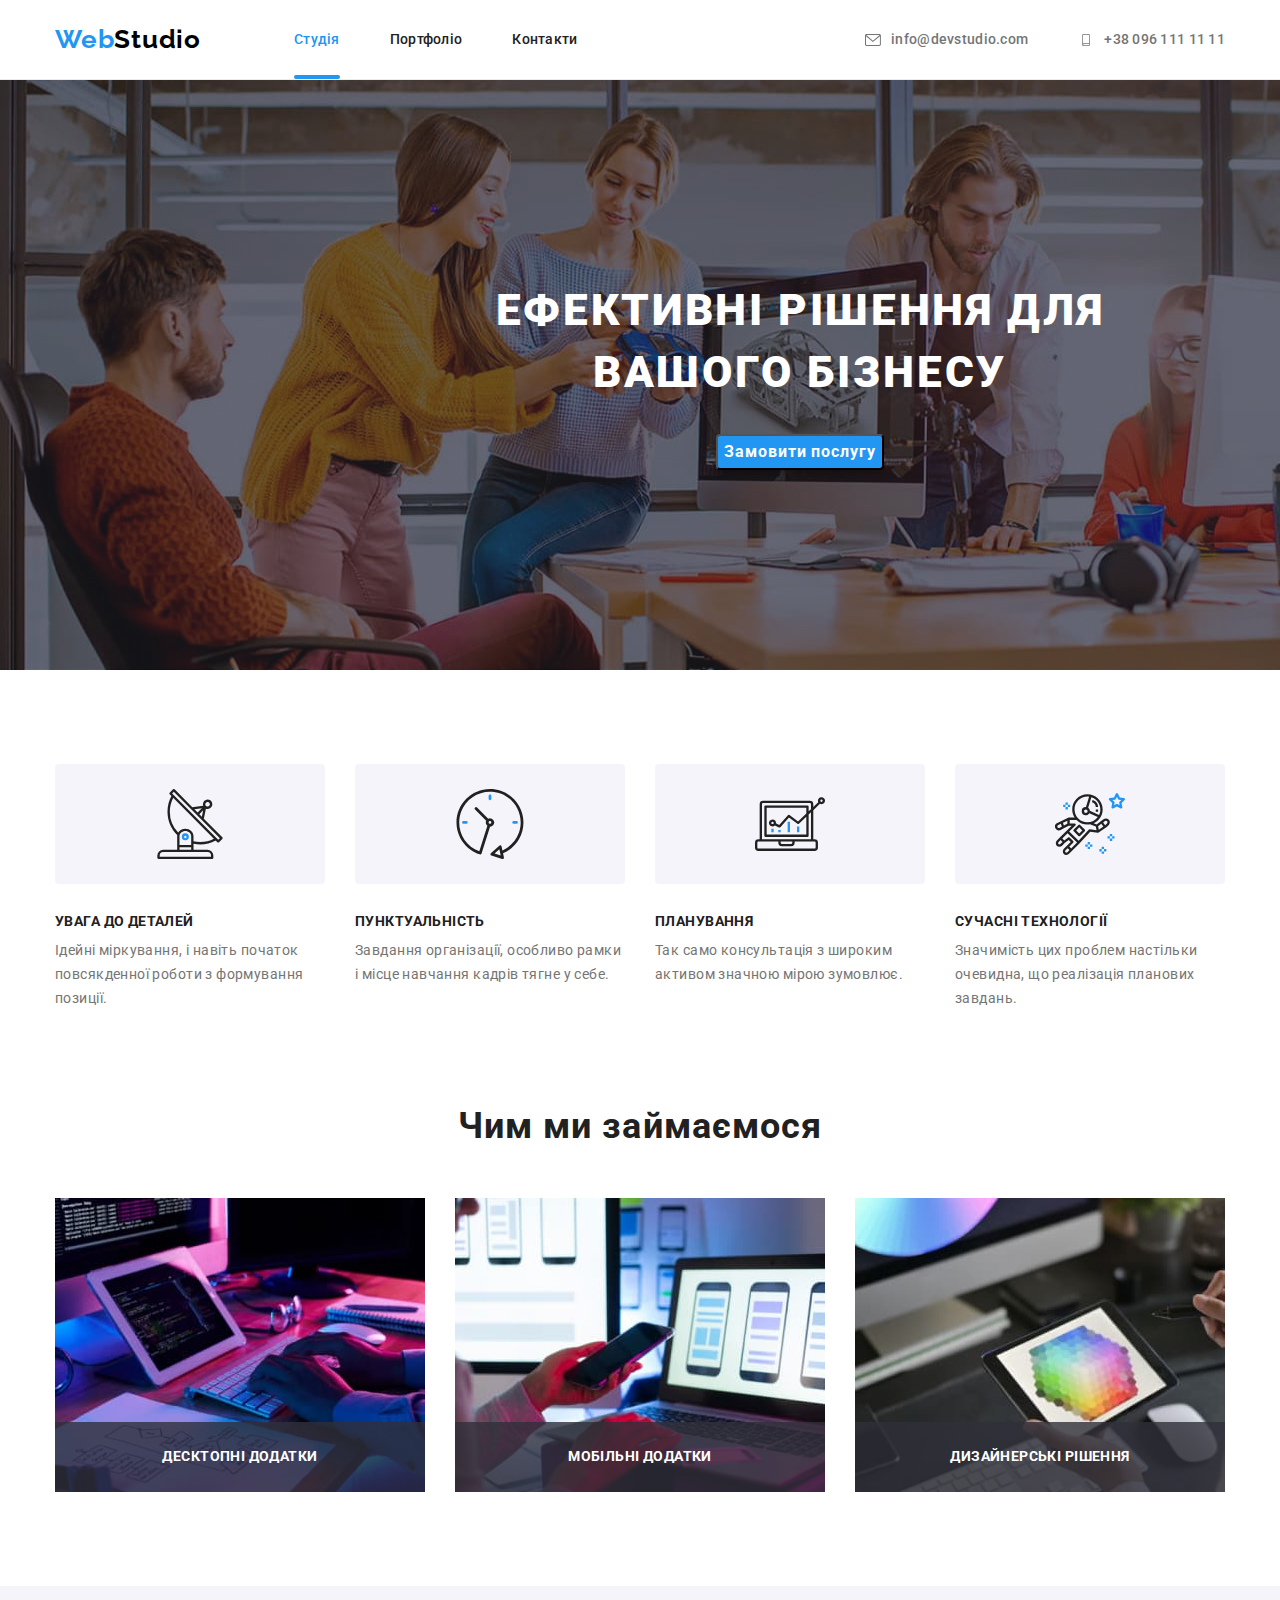
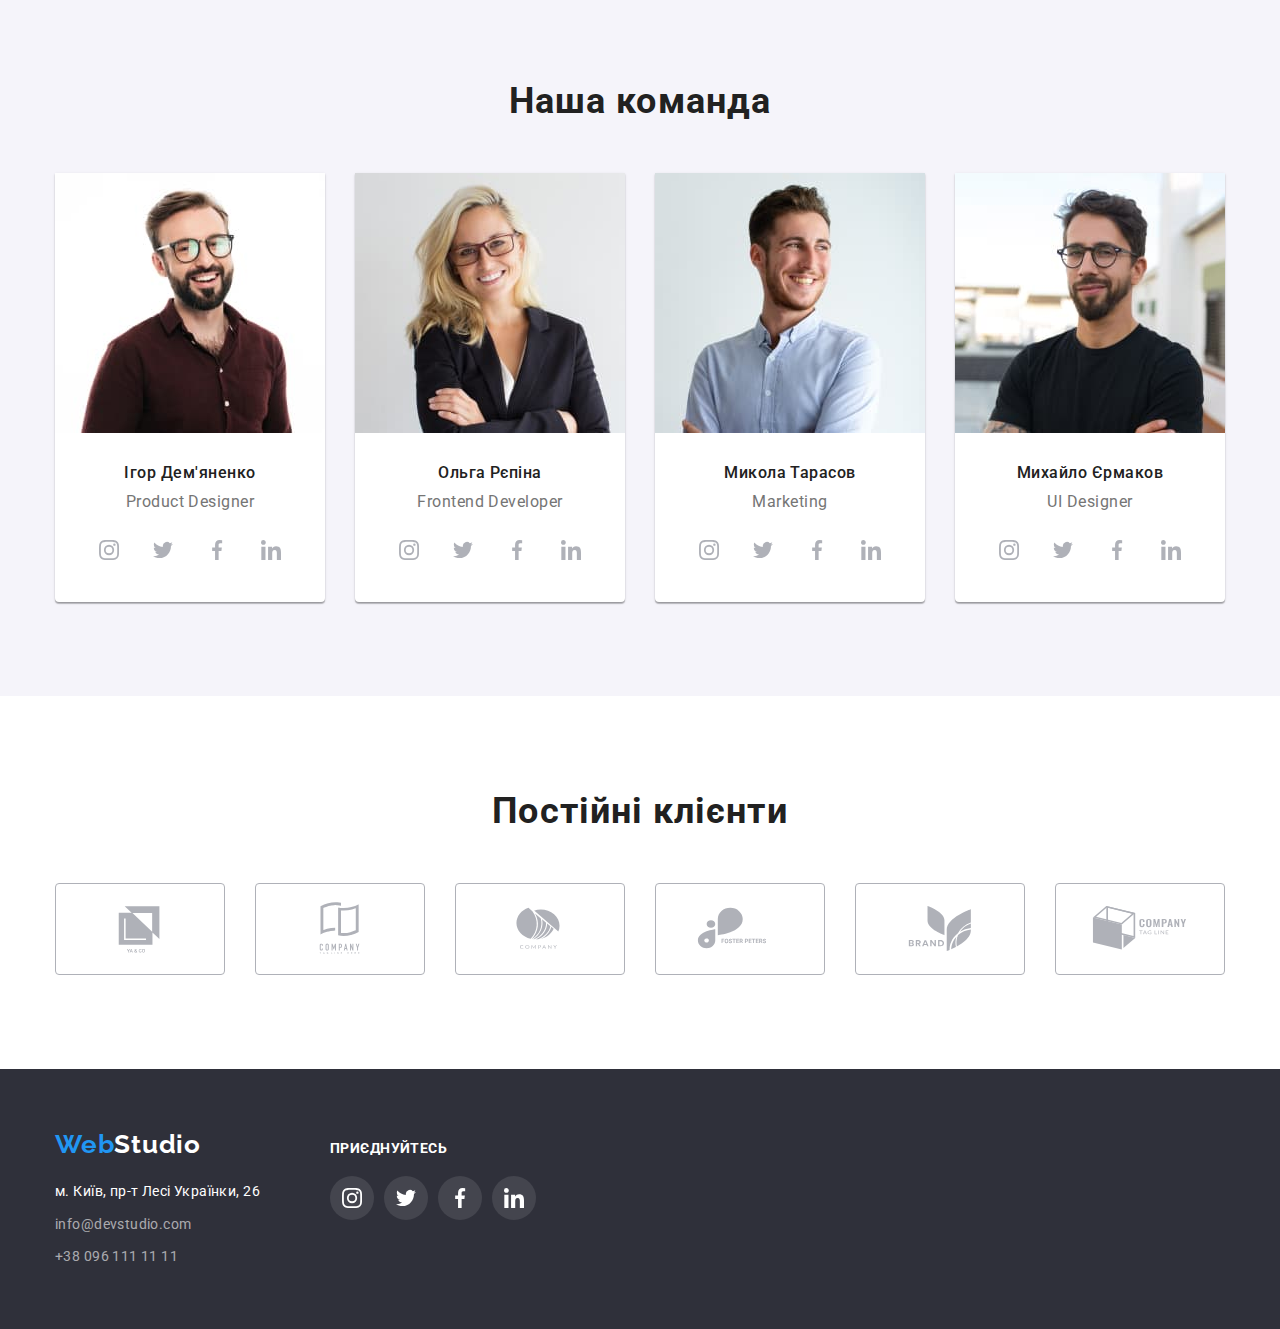
<file: index.html>
<!DOCTYPE html>
<html lang="uk">
  <head>
    <meta charset="UTF-8" />
    <meta http-equiv="X-UA-Compatible" content="IE=edge" />
    <meta name="viewport" content="width=device-width, initial-scale=1.0" />
    <title>Document</title>
    <link
      rel="stylesheet"
      href="https://cdnjs.cloudflare.com/ajax/libs/modern-normalize/1.1.0/modern-normalize.min.css"
    />
    <link rel="stylesheet" href="./css/styles.css" />
    <link rel="preconnect" href="https://fonts.googleapis.com" />
    <link rel="preconnect" href="https://fonts.gstatic.com" crossorigin />
    <link
      href="https://fonts.googleapis.com/css2?family=Raleway:wght@700&family=Roboto:wght@400;500;700;900&display=swap"
      rel="stylesheet"
    />
  </head>
  <body>
    <header class="header">
      <div class="container">
        <nav>
          <a class="logo" href="./index.html"><span class="logo-accent">Web</span>Studio</a>
          <ul class="card-list">
            <li class="header-item">
              <a class="current-link-item link-item" href="./index.html">Студія</a>
            </li>
            <li class="header-item">
              <a class="link-item" href="./portfolio.html">Портфоліо</a>
            </li>
            <li class="header-item">
              <a class="link-item" href="#">Контакти</a>
            </li>
          </ul>
        </nav>
        <ul class="card-list-contact">
          <li>
            <a class="link-contact-item" href="mailto:info@devstudio.com"
              ><svg class="contact-icon" width="16" height="12">
                <use href="./images/icons.svg#icon-envelope"></use></svg
              >info@devstudio.com</a
            >
          </li>
          <li>
            <a class="link-contact-item" href="tel:+380961111111"
              ><svg class="contact-icon" width="16" height="12">
                <use href="./images/icons.svg#icon-smartphone"></use></svg
              >+38 096 111 11 11</a
            >
          </li>
        </ul>
      </div>
    </header>
    <main>
      <section class="section hero">
        <div class="container">
          <h1 class="hero-title">Ефективні рішення для вашого бізнесу</h1>
          <button class="hero-button" data-modal-open type="button">Замовити послугу</button>
        </div>
      </section>
      <section class="section">
        <div class="container">
          <h2 class="visually-hidden">Наші переваги</h2>
          <ul class="card">
            <li class="card-item">
              <div class="box-card-icon">
                <svg class="card-icon" width="70" height="70">
                  <use href="./images/icons.svg#icon-antenna"></use>
                </svg>
              </div>
              <h3 class="subtitle">Увага до деталей</h3>
              <p class="subtitle-paragraph">
                Ідейні міркування, і навіть початок повсякденної роботи з формування позиції.
              </p>
            </li>
            <li class="card-item">
              <div class="box-card-icon">
                <svg class="card-icon" width="70" height="70">
                  <use href="./images/icons.svg#icon-clock"></use>
                </svg>
              </div>
              <h3 class="subtitle">Пунктуальність</h3>
              <p class="subtitle-paragraph">
                Завдання організації, особливо рамки і місце навчання кадрів тягне у себе.
              </p>
            </li>
            <li class="card-item">
              <div class="box-card-icon">
                <svg class="card-icon" width="70" height="70">
                  <use href="./images/icons.svg#icon-diagram"></use>
                </svg>
              </div>
              <h3 class="subtitle">Планування</h3>
              <p class="subtitle-paragraph">
                Так само консультація з широким активом значною мірою зумовлює.
              </p>
            </li>
            <li class="card-item">
              <div class="box-card-icon">
                <svg class="card-icon" width="70" height="70">
                  <use href="./images/icons.svg#icon-astronaut"></use>
                </svg>
              </div>
              <h3 class="subtitle">Сучасні технології</h3>
              <p class="subtitle-paragraph">
                Значимість цих проблем настільки очевидна, що реалізація планових завдань.
              </p>
            </li>
          </ul>
        </div>
      </section>
      <section class="section third">
        <div class="container">
          <h2 class="third-title">Чим ми займаємося</h2>
          <ul class="card-title">
            <li class="card-title-item">
              <img src="./images/img(1).jpg" alt="Написання коду за комп'ютером" width="370" />
              <div class="card-title-name">Десктопні додатки</div>
            </li>
            <li class="card-title-item">
              <img src="./images/img(2).jpg" alt="Розроблення мобільного додатку" width="370" />
              <div class="card-title-name">Мобільні додатки</div>
            </li>
            <li class="card-title-item">
              <img src="./images/img(3).jpg" alt="Коло кольорів" width="370" />
              <div class="card-title-name">Дизайнерські рішення</div>
            </li>
          </ul>
        </div>
      </section>
      <section class="section our-team">
        <div class="container">
          <h2 class="our-team-title">Наша команда</h2>
          <ul class="card-our-team">
            <li class="our-team-item">
              <img src="./images/img(4).jpg" alt="Ігор Дем'яненко" width="270" />
              <div>
                <h3 class="our-team-subtitle">Ігор Дем'яненко</h3>
                <p class="our-team-paragraph">Product Designer</p>
                <ul class="our-team-social-list">
                  <li>
                    <a href="" class="our-team-social-link"
                      ><svg class="our-team-social-icon" width="20" height="20">
                        <use href="./images/icons.svg#icon-instagram"></use></svg
                    ></a>
                  </li>
                  <li>
                    <a href="" class="our-team-social-link"
                      ><svg class="our-team-social-icon" width="20" height="20">
                        <use href="./images/icons.svg#icon-twitter"></use></svg
                    ></a>
                  </li>
                  <li>
                    <a href="" class="our-team-social-link"
                      ><svg class="our-team-social-icon" width="20" height="20">
                        <use href="./images/icons.svg#icon-facebook"></use></svg
                    ></a>
                  </li>
                  <li>
                    <a href="" class="our-team-social-link"
                      ><svg class="our-team-social-icon" width="20" height="20">
                        <use href="./images/icons.svg#icon-linkedin"></use></svg
                    ></a>
                  </li>
                </ul>
              </div>
            </li>
            <li class="our-team-item">
              <img src="./images/img(5).jpg" alt="Ольга Рєпіна" width="270" />
              <div>
                <h3 class="our-team-subtitle">Ольга Рєпіна</h3>
                <p class="our-team-paragraph">Frontend Developer</p>
                <ul class="our-team-social-list">
                  <li>
                    <a href="" class="our-team-social-link"
                      ><svg class="our-team-social-icon" width="20" height="20">
                        <use href="./images/icons.svg#icon-instagram"></use></svg
                    ></a>
                  </li>
                  <li>
                    <a href="" class="our-team-social-link"
                      ><svg class="our-team-social-icon" width="20" height="20">
                        <use href="./images/icons.svg#icon-twitter"></use></svg
                    ></a>
                  </li>
                  <li>
                    <a href="" class="our-team-social-link"
                      ><svg class="our-team-social-icon" width="20" height="20">
                        <use href="./images/icons.svg#icon-facebook"></use></svg
                    ></a>
                  </li>
                  <li>
                    <a href="" class="our-team-social-link"
                      ><svg class="our-team-social-icon" width="20" height="20">
                        <use href="./images/icons.svg#icon-linkedin"></use></svg
                    ></a>
                  </li>
                </ul>
              </div>
            </li>
            <li class="our-team-item">
              <img src="./images/img(6).jpg" alt="Микола Тарасов" width="270" />
              <div>
                <h3 class="our-team-subtitle">Микола Тарасов</h3>
                <p class="our-team-paragraph">Marketing</p>
                <ul class="our-team-social-list">
                  <li>
                    <a href="" class="our-team-social-link"
                      ><svg class="our-team-social-icon" width="20" height="20">
                        <use href="./images/icons.svg#icon-instagram"></use></svg
                    ></a>
                  </li>
                  <li>
                    <a href="" class="our-team-social-link"
                      ><svg class="our-team-social-icon" width="20" height="20">
                        <use href="./images/icons.svg#icon-twitter"></use></svg
                    ></a>
                  </li>
                  <li>
                    <a href="" class="our-team-social-link"
                      ><svg class="our-team-social-icon" width="20" height="20">
                        <use href="./images/icons.svg#icon-facebook"></use></svg
                    ></a>
                  </li>
                  <li>
                    <a href="" class="our-team-social-link"
                      ><svg class="our-team-social-icon" width="20" height="20">
                        <use href="./images/icons.svg#icon-linkedin"></use></svg
                    ></a>
                  </li>
                </ul>
              </div>
            </li>
            <li class="our-team-item">
              <img src="./images/img(7).jpg" alt="Михайло Єрмаков" width="270" />
              <div>
                <h3 class="our-team-subtitle">Михайло Єрмаков</h3>
                <p class="our-team-paragraph">UI Designer</p>
                <ul class="our-team-social-list">
                  <li>
                    <a href="" class="our-team-social-link"
                      ><svg class="our-team-social-icon" width="20" height="20">
                        <use href="./images/icons.svg#icon-instagram"></use></svg
                    ></a>
                  </li>
                  <li>
                    <a href="" class="our-team-social-link"
                      ><svg class="our-team-social-icon" width="20" height="20">
                        <use href="./images/icons.svg#icon-twitter"></use></svg
                    ></a>
                  </li>
                  <li>
                    <a href="" class="our-team-social-link"
                      ><svg class="our-team-social-icon" width="20" height="20">
                        <use href="./images/icons.svg#icon-facebook"></use></svg
                    ></a>
                  </li>
                  <li>
                    <a href="" class="our-team-social-link"
                      ><svg class="our-team-social-icon" width="20" height="20">
                        <use href="./images/icons.svg#icon-linkedin"></use></svg
                    ></a>
                  </li>
                </ul>
              </div>
            </li>
          </ul>
        </div>
      </section>
      <section class="section">
        <div class="container">
          <h2 class="regular-customers-title">Постійні клієнти</h2>
          <ul class="regular-customers-list">
            <li>
              <a href="" class="regular-customers-link"
                ><svg class="regular-customers-icon" width="106" height="60">
                  <use href="./images/icons.svg#icon-yaco"></use>
                </svg>
              </a>
            </li>
            <li>
              <a href="" class="regular-customers-link"
                ><svg class="regular-customers-icon" width="106" height="60">
                  <use href="./images/icons.svg#icon-tagline"></use>
                </svg>
              </a>
            </li>
            <li>
              <a href="" class="regular-customers-link"
                ><svg class="regular-customers-icon" width="106" height="60">
                  <use href="./images/icons.svg#icon-company"></use>
                </svg>
              </a>
            </li>
            <li>
              <a href="" class="regular-customers-link"
                ><svg class="regular-customers-icon" width="106" height="60">
                  <use href="./images/icons.svg#icon-fosterpeters"></use>
                </svg>
              </a>
            </li>
            <li>
              <a href="" class="regular-customers-link"
                ><svg class="regular-customers-icon" width="106" height="60">
                  <use href="./images/icons.svg#icon-brand"></use>
                </svg>
              </a>
            </li>
            <li>
              <a href="" class="regular-customers-link"
                ><svg class="regular-customers-icon" width="106" height="60">
                  <use href="./images/icons.svg#icon-companytagline"></use>
                </svg>
              </a>
            </li>
          </ul>
        </div>
      </section>
    </main>
    <footer class="footer">
      <div class="container footer-box">
        <div>
          <a class="logo-footer" href="./index.html"><span class="logo-accent">Web</span>Studio</a>
          <address class="address">
            <ul class="card-address">
              <li class="card-address-item">
                <a
                  class="link-address"
                  href="https://goo.gl/maps/CPtrU1FHBa2aNyZL9"
                  target="_blank"
                  rel="noopener noreferrer nofollow"
                  >м. Київ, пр-т Лесі Українки, 26</a
                >
              </li>
              <li class="card-address-item">
                <a class="link-contact-address" href="mailto:info@devstudio.com"
                  >info@devstudio.com</a
                >
              </li>
              <li class="card-address-item">
                <a class="link-contact-address" href="tel:+380961111111">+38 096 111 11 11</a>
              </li>
            </ul>
          </address>
        </div>
        <div class="footer-social-box">
          <h2 class="footer-social-title">приєднуйтесь</h2>
          <ul class="footer-social-list">
            <li>
              <a href="" class="footer-social-link">
                <svg class="footer-social-icon" width="20" height="20">
                  <use href="./images/icons.svg#icon-instagram"></use>
                </svg>
              </a>
            </li>
            <li>
              <a href="" class="footer-social-link">
                <svg class="footer-social-icon" width="20" height="20">
                  <use href="./images/icons.svg#icon-twitter"></use>
                </svg>
              </a>
            </li>
            <li>
              <a href="" class="footer-social-link">
                <svg class="footer-social-icon" width="20" height="20">
                  <use href="./images/icons.svg#icon-facebook"></use>
                </svg>
              </a>
            </li>
            <li>
              <a href="" class="footer-social-link">
                <svg class="footer-social-icon" width="20" height="20">
                  <use href="./images/icons.svg#icon-linkedin"></use>
                </svg>
              </a>
            </li>
          </ul>
        </div>
      </div>
    </footer>

    <div class="backdrop is-hidden" data-modal>
      <div class="modal">
        <button type="button" class="modal-close-button" data-modal-close>
          <svg class="modal-close-icon" width="18" height="18">
            <use href="./images/icons.svg#icon-close-black"></use>
          </svg>
        </button>
      </div>
    </div>

    <script src="./js/modal.js"></script>
  </body>
</html>
</file>
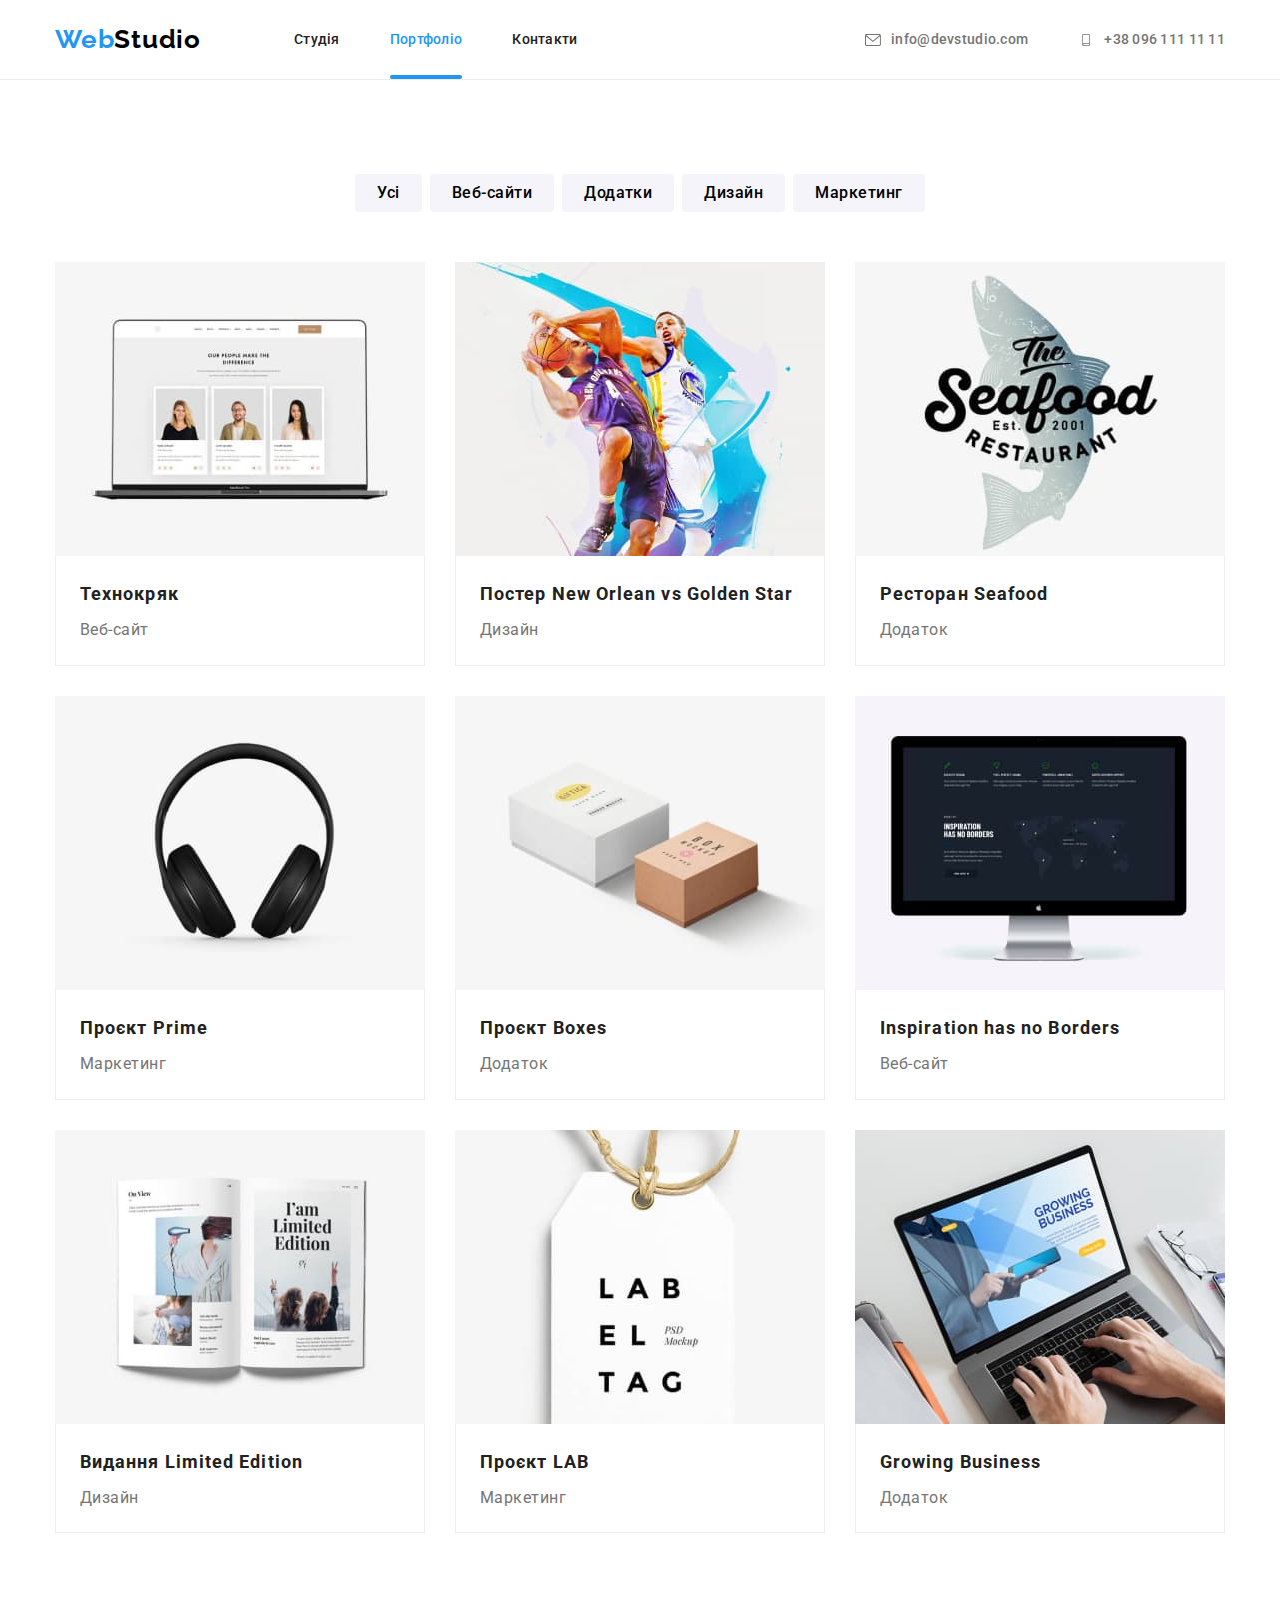
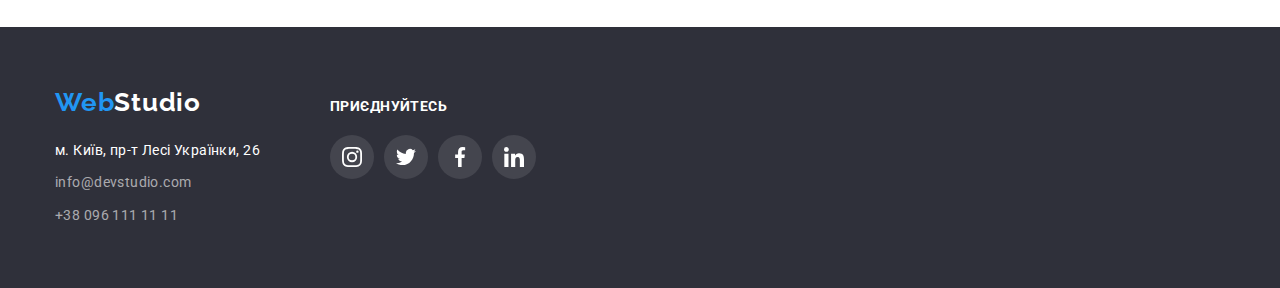
<file: portfolio.html>
<!DOCTYPE html>
<html lang="uk">
  <head>
    <meta charset="UTF-8" />
    <meta http-equiv="X-UA-Compatible" content="IE=edge" />
    <meta name="viewport" content="width=device-width, initial-scale=1.0" />
    <title>Document</title>
    <link
      rel="stylesheet"
      href="https://cdnjs.cloudflare.com/ajax/libs/modern-normalize/1.1.0/modern-normalize.min.css"
    />
    <link rel="stylesheet" href="./css/styles.css" />
    <link rel="preconnect" href="https://fonts.googleapis.com" />
    <link rel="preconnect" href="https://fonts.gstatic.com" crossorigin />
    <link
      href="https://fonts.googleapis.com/css2?family=Raleway:wght@700&family=Roboto:wght@400;500;700;900&display=swap"
      rel="stylesheet"
    />
  </head>
  <body>
    <header class="header">
      <div class="container">
        <nav>
          <a class="logo" href="./index.html"><span class="logo-accent">Web</span>Studio</a>
          <ul class="card-list">
            <li class="header-item">
              <a class="link-item" href="./index.html">Студія</a>
            </li>
            <li class="header-item">
              <a class="current-link-item link-item" href="./portfolio.html">Портфоліо</a>
            </li>
            <li class="header-item">
              <a class="link-item" href="#">Контакти</a>
            </li>
          </ul>
        </nav>
        <ul class="card-list-contact">
          <li>
            <a class="link-contact-item" href="mailto:info@devstudio.com"
              ><svg class="contact-icon" width="16" height="12">
                <use href="./images/icons.svg#icon-envelope"></use>
              </svg>
              info@devstudio.com</a
            >
          </li>
          <li>
            <a class="link-contact-item" href="tel:+380961111111"
              ><svg class="contact-icon" width="16" height="12">
                <use href="./images/icons.svg#icon-smartphone"></use></svg
              >+38 096 111 11 11</a
            >
          </li>
        </ul>
      </div>
    </header>
    <main>
      <section class="section portfolio">
        <div class="container">
          <h1 class="visually-hidden">Портфоліо</h1>
          <ul class="card-button">
            <li><button class="button-portfolio-item" type="button">Усі</button></li>
            <li><button class="button-portfolio-item" type="button">Веб-сайти</button></li>
            <li><button class="button-portfolio-item" type="button">Додатки</button></li>
            <li><button class="button-portfolio-item" type="button">Дизайн</button></li>
            <li><button class="button-portfolio-item" type="button">Маркетинг</button></li>
          </ul>
          <ul class="card-portfolio">
            <li class="card-portfolio-item">
              <a class="link-portfolio" href="">
                <div class="image-card">
                  <img
                    src="./images/img(12).jpg"
                    width="370"
                    alt="На ноутбуці відкритий сайт з картками працівників"
                  />
                  <div class="card-description">
                    <p>
                      Ресурс пропонує комплексні пропозиції з різним рівнем функціоналу та сервісів.
                      Все це дозволить відвідувачу отримати вичерпні відомості про компанію чи
                      приватну особу.
                    </p>
                  </div>
                </div>

                <div class="card-subtitle">
                  <h2 class="subtitle-portfolio">Технокряк</h2>
                  <p class="subtitle-portfolio-paragraph">Веб-сайт</p>
                </div></a
              >
            </li>
            <li class="card-portfolio-item">
              <a class="link-portfolio" href="">
                <div class="image-card">
                  <img src="./images/img(13).jpg" width="370" alt="Два баскетболісти з м'ячем" />
                  <div class="card-description">
                    <p>
                      Ресурс пропонує комплексні пропозиції з різним рівнем функціоналу та сервісів.
                      Все це дозволить відвідувачу отримати вичерпні відомості про компанію чи
                      приватну особу.
                    </p>
                  </div>
                </div>

                <div class="card-subtitle">
                  <h2 class="subtitle-portfolio">Постер New Orlean vs Golden Star</h2>
                  <p class="subtitle-portfolio-paragraph">Дизайн</p>
                </div></a
              >
            </li>
            <li class="card-portfolio-item">
              <a class="link-portfolio" href="">
                <div class="image-card">
                  <img src="./images/img(14).jpg" width="370" alt="Логотип ресторану" />
                  <div class="card-description">
                    <p>
                      Ресурс пропонує комплексні пропозиції з різним рівнем функціоналу та сервісів.
                      Все це дозволить відвідувачу отримати вичерпні відомості про компанію чи
                      приватну особу.
                    </p>
                  </div>
                </div>

                <div class="card-subtitle">
                  <h2 class="subtitle-portfolio">Ресторан Seafood</h2>
                  <p class="subtitle-portfolio-paragraph">Додаток</p>
                </div></a
              >
            </li>
            <li class="card-portfolio-item">
              <a class="link-portfolio" href="">
                <div class="image-card">
                  <img src="./images/img(15).jpg" width="370" alt="Навушники" />
                  <div class="card-description">
                    <p>
                      Ресурс пропонує комплексні пропозиції з різним рівнем функціоналу та сервісів.
                      Все це дозволить відвідувачу отримати вичерпні відомості про компанію чи
                      приватну особу.
                    </p>
                  </div>
                </div>

                <div class="card-subtitle">
                  <h2 class="subtitle-portfolio">Проєкт Prime</h2>
                  <p class="subtitle-portfolio-paragraph">Маркетинг</p>
                </div></a
              >
            </li>
            <li class="card-portfolio-item">
              <a class="link-portfolio" href="">
                <div class="image-card">
                  <img src="./images/img(16).jpg" width="370" alt="Дві коробки" />
                  <div class="card-description">
                    <p>
                      Ресурс пропонує комплексні пропозиції з різним рівнем функціоналу та сервісів.
                      Все це дозволить відвідувачу отримати вичерпні відомості про компанію чи
                      приватну особу.
                    </p>
                  </div>
                </div>

                <div class="card-subtitle">
                  <h2 class="subtitle-portfolio">Проєкт Boxes</h2>
                  <p class="subtitle-portfolio-paragraph">Додаток</p>
                </div></a
              >
            </li>
            <li class="card-portfolio-item">
              <a class="link-portfolio" href="">
                <div class="image-card">
                  <img src="./images/img(17).jpg" width="370" alt="Монітор" />
                  <div class="card-description">
                    <p>
                      Ресурс пропонує комплексні пропозиції з різним рівнем функціоналу та сервісів.
                      Все це дозволить відвідувачу отримати вичерпні відомості про компанію чи
                      приватну особу.
                    </p>
                  </div>
                </div>

                <div class="card-subtitle">
                  <h2 class="subtitle-portfolio">Inspiration has no Borders</h2>
                  <p class="subtitle-portfolio-paragraph">Веб-сайт</p>
                </div></a
              >
            </li>
            <li class="card-portfolio-item">
              <a class="link-portfolio" href="">
                <div class="image-card">
                  <img src="./images/img(18).jpg" width="370" alt="Розгорнутий журнал" />
                  <div class="card-description">
                    <p>
                      Ресурс пропонує комплексні пропозиції з різним рівнем функціоналу та сервісів.
                      Все це дозволить відвідувачу отримати вичерпні відомості про компанію чи
                      приватну особу.
                    </p>
                  </div>
                </div>

                <div class="card-subtitle">
                  <h2 class="subtitle-portfolio">Видання Limited Edition</h2>
                  <p class="subtitle-portfolio-paragraph">Дизайн</p>
                </div></a
              >
            </li>
            <li class="card-portfolio-item">
              <a class="link-portfolio" href="">
                <div class="image-card">
                  <img src="./images/img(19).jpg" width="370" alt="Бірка з назвою проєкту" />
                  <div class="card-description">
                    <p>
                      Ресурс пропонує комплексні пропозиції з різним рівнем функціоналу та сервісів.
                      Все це дозволить відвідувачу отримати вичерпні відомості про компанію чи
                      приватну особу.
                    </p>
                  </div>
                </div>

                <div class="card-subtitle">
                  <h2 class="subtitle-portfolio">Проєкт LAB</h2>
                  <p class="subtitle-portfolio-paragraph">Маркетинг</p>
                </div></a
              >
            </li>
            <li class="card-portfolio-item">
              <a class="link-portfolio" href="">
                <div class="image-card">
                  <img
                    src="./images/img(20).jpg"
                    width="370"
                    alt="На ноутбуці відкрита сторінка із додатком"
                  />
                  <div class="card-description">
                    <p>
                      Ресурс пропонує комплексні пропозиції з різним рівнем функціоналу та сервісів.
                      Все це дозволить відвідувачу отримати вичерпні відомості про компанію чи
                      приватну особу.
                    </p>
                  </div>
                </div>

                <div class="card-subtitle">
                  <h2 class="subtitle-portfolio">Growing Business</h2>
                  <p class="subtitle-portfolio-paragraph">Додаток</p>
                </div></a
              >
            </li>
          </ul>
        </div>
      </section>
    </main>
    <footer class="footer">
      <div class="container footer-box">
        <div>
          <a class="logo-footer" href="./index.html"><span class="logo-accent">Web</span>Studio</a>
          <address class="address">
            <ul class="card-address">
              <li class="card-address-item">
                <a
                  class="link-address"
                  href="https://goo.gl/maps/CPtrU1FHBa2aNyZL9"
                  target="_blank"
                  rel="noopener noreferrer nofollow"
                  >м. Київ, пр-т Лесі Українки, 26</a
                >
              </li>
              <li class="card-address-item">
                <a class="link-contact-address" href="mailto:info@devstudio.com"
                  >info@devstudio.com</a
                >
              </li>
              <li class="card-address-item">
                <a class="link-contact-address" href="tel:+380961111111">+38 096 111 11 11</a>
              </li>
            </ul>
          </address>
        </div>
        <div class="footer-social-box">
          <h2 class="footer-social-title">приєднуйтесь</h2>
          <ul class="footer-social-list">
            <li>
              <a href="" class="footer-social-link">
                <svg class="footer-social-icon" width="20" height="20">
                  <use href="./images/icons.svg#icon-instagram"></use>
                </svg>
              </a>
            </li>
            <li>
              <a href="" class="footer-social-link">
                <svg class="footer-social-icon" width="20" height="20">
                  <use href="./images/icons.svg#icon-twitter"></use>
                </svg>
              </a>
            </li>
            <li>
              <a href="" class="footer-social-link">
                <svg class="footer-social-icon" width="20" height="20">
                  <use href="./images/icons.svg#icon-facebook"></use>
                </svg>
              </a>
            </li>
            <li>
              <a href="" class="footer-social-link">
                <svg class="footer-social-icon" width="20" height="20">
                  <use href="./images/icons.svg#icon-linkedin"></use>
                </svg>
              </a>
            </li>
          </ul>
        </div>
      </div>
    </footer>
  </body>
</html>
</file>
<file: css/styles.css>
:root{
    --color-brend:#2F303A;
    --color-accent:#2196F3;
    --color-background:#FFFFFF;
    --text-color:#212121;
    --text-color-optional:#757575;
    --social-icon-color: #AFB1B8;
    --timing-duration: 250ms;
}

body{
background-color: #fff;
font-family: 'Roboto', sans-serif;
color: var(--text-color);
}

h1,
h2,
h3,
h4,
h5,
h6,
p
ul   {
  margin: 0;
}

img {
  display: block;
  width: 100%;
  height: auto;
}

.container{
    width: 1200px;
    padding-left: 15px;
    padding-right: 15px;
    margin-left: auto;
    margin-right: auto;
}

.section {
    padding-top: 94px;
    padding-bottom: 94px;
}
/* Шапка */

.header>.container{
    display: flex;
   
    
}

.container>.card-list-contact{
    display: flex;
    flex-wrap: wrap;
    align-items: center;}

ul{list-style: none;}

.header{
    background-color: var(--color-background);
    border-bottom: 1px solid rgba(236, 236, 236, 1);
}

nav{
    flex-wrap: wrap;
    display: flex;
    align-items: center;
}

.logo{
    font-family: 'Raleway', sans-serif;
    color:#000000;
    font-weight: 700;
    font-size: 26px;
    line-height: 1.2;
    letter-spacing: 0.03em;
    text-decoration: none;
    margin-right: 93px;
    margin-left: 0;
    display: flex;
    flex-wrap: wrap;
}



.logo-accent{
    color: var(--color-accent);
}

.card-list{
    list-style: none;
    font-weight: 500;
    font-size: 14px;
    line-height: 1.1;
    letter-spacing: 0.02em;
    display: flex;
    flex-wrap: wrap;
    padding: 0;
    margin-top: 0;
    margin-bottom: 0;
    gap: 50px;
}

.header-item>a{
    padding-top: 32px;
    padding-bottom: 32px;
    display: block;
}

.card-list-contact{
    list-style: none;
    font-weight: 500;
    font-size: 14px;
    line-height: 1.1;
    letter-spacing: 0.02em;
    display: flex;
    flex-wrap: wrap;
    margin-left: auto;
    padding: 0;
    margin-top: 0;
    margin-bottom: 0;
    gap: 50px;
}



.link-item{
    text-decoration: none;
    color: var(--text-color);
    transition: color var(--timing-duration) cubic-bezier(0.4, 0, 0.2, 1);
   
}


.link-item:hover{color:var(--color-accent)}

.link-item:focus{color:var(--color-accent)}

.current-link-item{
    text-decoration: none;
    color: var(--color-accent);
   height: 48px;
}
.current-link-item::after{
    content: '';
    display: block;
    width: 100%;
    height: 4px;
    background-color: currentColor;
    border-radius: 2px;
    margin-top: 28px;

}

.contact-icon{
    fill: currentColor;
    margin-right: 10px;
}

.link-contact-item{
    text-decoration: none;
    color: var(--text-color-optional);
    display: flex;
    align-items: center;
    justify-content: center;
    transition: color var(--timing-duration) cubic-bezier(0.4, 0, 0.2, 1); 
}

.link-contact-item:hover{color:var(--color-accent)}

.link-contact-item:focus{color:var(--color-accent)}

/* hero  */

.hero{
    background-color: var(--color-brend);
    text-align: center;
    letter-spacing: 0.06em;
    text-transform: uppercase;
}

.section.hero{
    padding-top: 200px;
    padding-bottom: 200px;
    background-color: #c4c4c4;
    background-image:linear-gradient(to right,rgba(47, 48, 58, 0.4),rgba(47, 48, 58, 0.4)),url(../images/img\(21\).jpg);
    background-repeat: no-repeat;
    background-size: 1600px;
    background-position: center;
    width: 1600px;
    margin: auto;
}

.hero-title{
    text-transform: uppercase;
    font-weight: 900;
    font-size: 44px;
    line-height: 1.4;
    color: var(--color-background);
    text-align: center;
    letter-spacing: 0.06em;
    max-width: 696px;
    margin: 0 auto 30px;
}

.hero-button{
    background-color: var(--color-accent);
    font-weight: 700;
    font-size: 16px;
    line-height: 1.9;
    color: var(--color-background);
    cursor: pointer;
    letter-spacing: 0.06em;
    box-shadow: 0px 4px 4px rgba(0, 0, 0, 0.15);
    border-radius: 4px;
    align-items: center;
    text-align: center;
    transition: background-color var(--timing-duration) cubic-bezier(0.4, 0, 0.2, 1);
}

.hero-button:active{
    background-color: #188CE8;
}

/* Наші переваги */

.visually-hidden{
    position: absolute;
    white-space: nowrap;
    width: 1px;
    height: 1px;
    overflow: hidden;
    border: 0;
    padding: 0;
    clip: rect(0 0 0 0);
    clip-path: inset(50%);
    margin: -1px;
}
.card{
    display: flex;
    padding: 0;
    margin: 0;
    list-style: none;
}

.box-card-icon{
display: flex;
align-items: center;
justify-content: center;
background: #F5F4FA;
border-radius: 4px;
height: 120px;
margin-bottom: 30px;
}


.card>.card-item{
   width: 270px;
}

.card-item:not(:last-child){margin-right: 30px;}

.subtitle{
    font-weight: 700;
    font-size: 14px;
    line-height: 1.1;
    letter-spacing: 0.03em;
    text-transform: uppercase;
}

.subtitle-paragraph{
    font-weight: 400;
    font-size: 14px;
    line-height: 1.7; 
    letter-spacing: 0.03em;    
    color: var(--text-color-optional);
    margin-top: 10px;
    margin-bottom: 0;
}

/* Чим ми займаємося */

.section.third{
    padding-top: 0;
}

.third-title{
    font-weight: 700;
    font-size: 36px;
    line-height: 1.2;
    letter-spacing: 0.03em;
    text-align: center;
    margin-bottom: 50px;
}

.card-title{
    display: flex;
    padding: 0;
    margin: 0;
    list-style: none;
}

.card-title-item{
    position: relative;
    
}

.card-title-name{
    position: absolute;
    font-weight: 700;
    font-size: 14px;
    line-height: 1.14;
    text-align: center;
    letter-spacing: 0.03em;
    text-transform: uppercase;
    color: var(--color-background);
    background: rgba(47, 48, 58, 0.8);
    height: 70px;
    width: 100%;
    bottom: 0;
    padding: 27px 95px;
}

.card-title-item:not(:last-child){margin-right: 30px;}

/* Наша команда */

.our-team{
    background-color: #F5F4FA;
    display: flex;
}



.our-team-title{
    font-weight: 700;
    font-size: 36px;
    line-height: 1.2;
    letter-spacing: 0.03em;
    text-align: center;
    margin-bottom: 50px;
}
.card-our-team{
    display: flex;
    padding: 0;
    margin: 0;
    list-style: none;
 
}

.card-our-team>.our-team-item{
    box-shadow: 0px 1px 3px rgba(0, 0, 0, 0.12), 0px 1px 1px rgba(0, 0, 0, 0.14), 0px 2px 1px rgba(0, 0, 0, 0.2);
    border-radius: 0px 0px 4px 4px;
}

.our-team-item{
    background-color: var(--color-background);
}

.our-team-item:not(:last-child){margin-right: 30px;}

.our-team-item>img{border-radius: 0px;}

.our-team-item>div{
  padding: 30px 5px;

}

.our-team-subtitle{
    font-weight: 500;
    font-size: 16px;
    line-height: 1.2;
    letter-spacing: 0.03em;
    margin-bottom: 10px;
    text-align: center;
}

.our-team-paragraph{
    font-weight: 400;
    font-size: 16px;
    line-height: 1.2;
    color: var(--text-color-optional);
    letter-spacing: 0.03em;
    margin-top: 0;
    margin-bottom: 0;
    text-align: center;
}

.our-team-social-list {
    display: flex;
    justify-content: center;
    gap: 10px;
    padding: 0;
    margin-top: 16px;
}

.our-team-social-list>li{
    width: 44px;
    height: 44px;
}

.our-team-social-link {
    width: 100%;
    height: 100%;
    display: flex;
    border-color: transparent;
    border-radius: 50%;
    align-items: center;
    justify-content: center;
    fill: var(--social-icon-color);
    transition: background-color var(--timing-duration) cubic-bezier(0.4, 0, 0.2, 1);
}

.our-team-social-icon{
    transition: fill var(--timing-duration)cubic-bezier(0.4, 0, 0.2, 1);
}

.our-team-social-link:hover{
    background-color: var(--color-accent);
}

.our-team-social-link:focus{
    background-color: var(--color-accent);
}

.our-team-social-link:hover .our-team-social-icon{
    fill: var(--color-background)
}

.our-team-social-link:focus .our-team-social-icon{ 
    fill: var(--color-background)
}

.regular-customers-title {
    font-weight: 700;
    font-size: 36px;
    line-height: 1.2;
    letter-spacing: 0.03em;
    text-align: center;
    margin-bottom: 50px;
}

.regular-customers-list {
    display: flex;
    justify-content: center;
    gap: 30px;
    padding: 0;
    margin: 0;
}

.regular-customers-list>li{
    width: 170px;
    height: 92px;
}

.regular-customers-link {
    width: 100%;
    height: 100%;
    display: flex;
    align-items: center;
    justify-content: center;
    border: 1px solid #AFB1B8;
    border-radius: 4px;
    fill: var(--social-icon-color);  
    transition: border-color var(--timing-duration) cubic-bezier(0.4, 0, 0.2, 1);
}

.regular-customers-icon{
    transition: fill var(--timing-duration) cubic-bezier(0.4, 0, 0.2, 1);
}

.regular-customers-link:hover{
    border-color: var(--color-accent);
}

.regular-customers-link:hover .regular-customers-icon{
   fill: var(--color-accent);
}

.regular-customers-link:focus{
    border-color: var(--color-accent);
}

.regular-customers-link:focus .regular-customers-icon{
   fill: var(--color-accent);
}

/* Футер */
.footer{
    background-color: var(--color-brend);
    padding-top: 60px;
    padding-bottom: 60px;
}

.logo-footer{
    font-family: 'Raleway', sans-serif;
    color:var(--color-background);
    font-weight: 700;
    font-size: 26px;
    line-height: 1.2;
    letter-spacing: 0.03em;
    text-decoration: none;
  

}

.address{
    text-decoration: none;
    margin-top: 20px;
}

.card-address{
    padding-left: 0;
    margin-top: 0;
    margin-bottom: 0;
}

.card-address-item:not(:last-child){margin-bottom: 9px;}

.link-address{
    text-decoration: none;
    font-style: normal;
    color: var(--color-background);
    font-weight: 400;
    font-size: 14px;
    line-height: 1.7;
    letter-spacing: 0.03em;
    transition: color var(--timing-duration) cubic-bezier(0.4, 0, 0.2, 1);
}

.link-address:hover{color:var(--color-accent);}

.link-address:focus{color:var(--color-accent);}

.link-contact-address{
    text-decoration: none;
    font-style: normal; 
    font-weight: 400;
    font-size: 14px;
    line-height: 1.7;
    letter-spacing: 0.03em;
    color: rgba(255, 255, 255, 0.6);
    transition: color var(--timing-duration) cubic-bezier(0.4, 0, 0.2, 1);
}
.link-contact-address:hover{color:var(--color-accent);}

.link-contact-address:focus{color:var(--color-accent);}

.footer-box{
    display: flex;
    align-items: baseline;
}

.footer-social-box{
   margin-left: 70px;
}

.footer-social-title{
    display: block;
    font-weight: 700;
    font-size: 14px;
    line-height: 1.1;
    letter-spacing: 0.03em;
    text-transform: uppercase;

    color: var(--color-background);
    margin-bottom: 20px;
}

.footer-social-list {
    display: flex;
    gap: 10px;
    padding: 0;
    margin: 0;
}

.footer-social-list>li{
    width: 44px;
    height: 44px;
}

.footer-social-link {
    width: 100%;
    height: 100%;
    display: flex;
    justify-content: center;
    align-items: center;
    background-color: rgba(255, 255, 255, 0.1);
    border-radius: 50%;
    fill: var(--color-background);
    transition: background-color var(--timing-duration) cubic-bezier(0.4, 0, 0.2, 1);
}

.footer-social-link:hover{
    background-color: var(--color-accent);
}

.footer-social-link:focus{
    background-color: var(--color-accent);
}

/* Портфоліо */

.portfolio{
    background-color: var(--color-background);
}
 
 .section .portfolio{
    display: flex;
   
 }

.card-button{
    display: flex;
    padding: 0;
    margin: 0;
    list-style: none;
   
    margin-left: auto;
    margin-right: auto;
    justify-content: center;
    margin-bottom: 50px;
    gap: 8px;
}

.card-portfolio{
    display: flex;
    flex-wrap: wrap;
    padding: 0;
    margin: 0;
    list-style: none;
    margin-left: -30px;
    margin-top: -30px;
}

.card-portfolio>.card-portfolio-item{
flex-basis: calc(100% / 3 - 30px);
margin-left: 30px;
margin-top: 30px;

}
.card-portfolio-item:not(:last-child){margin-bottom: 0;}

.link-portfolio{
    display: block;
    text-decoration: none;
    transition: box-shadow var(--timing-duration) cubic-bezier(0.4, 0, 0.2, 1);
    
}

.image-card{
position: relative;
overflow: hidden;
}

.card-description{
    position: absolute;
    top: 0;
    left: 0;
    width: 100%;
    height: 100%;
    padding: 63px 24px;
    background: rgba(33, 150, 243, 0.9);
    transform: translateY(100%);
    transition: transform var(--timing-duration) cubic-bezier(0.4, 0, 0.2, 1);
}

.card-description>p{
    margin: 0;
    font-weight: 400;
    font-size: 18px;
    line-height: 1.56;
    letter-spacing: 0.03em;
    color: var(--color-background);
}

.link-portfolio:hover .card-description{
    transform: translateY(0);
}

.link-portfolio:focus .card-description{
    transform: translateY(0);
}

.link-portfolio:hover{
    box-shadow: 0px 1px 1px rgba(0, 0, 0, 0.12), 0px 4px 4px rgba(0, 0, 0, 0.06), 1px 4px 6px rgba(0, 0, 0, 0.16);
}

.link-portfolio:focus{
    box-shadow: 0px 1px 1px rgba(0, 0, 0, 0.12), 0px 4px 4px rgba(0, 0, 0, 0.06), 1px 4px 6px rgba(0, 0, 0, 0.16);
}


.card-subtitle{
    border-left: 1px solid #EEEEEE;
    border-right: 1px solid #EEEEEE;
    border-bottom: 1px solid #EEEEEE;
    padding: 20px 24px;
}

.subtitle-portfolio{
    font-weight: 700;
    font-size: 18px;
    line-height: 2;  
    letter-spacing: 0.06em;
    color: var(--text-color);
    margin-bottom: 4px;
}

.subtitle-portfolio-paragraph{
    font-weight: 400;
    font-size: 16px;
    line-height: 1.8;  
    letter-spacing: 0.03em;
    color: var(--text-color-optional);
    margin-top: 0;
    margin-bottom: 0;
}

.button-portfolio-item{
    background: #F5F4FA;
    border-radius: 4px;
    font-weight: 500;
    font-size: 16px;
    line-height: 1.6;
    letter-spacing: 0.03em;
    cursor: pointer;
    padding: 6px 22px;
    border: none;
    transition: background-color var(--timing-duration) cubic-bezier(0.4, 0, 0.2, 1), color var(--timing-duration) cubic-bezier(0.4, 0, 0.2, 1), box-shadow var(--timing-duration) cubic-bezier(0.4, 0, 0.2, 1);
}

.button-portfolio-item:hover{
background-color: var(--color-accent);
color: var(--color-background);
box-shadow: 0px 3px 1px rgba(0, 0, 0, 0.1), 0px 1px 2px rgba(0, 0, 0, 0.08), 0px 2px 2px rgba(0, 0, 0, 0.12);
}

.button-portfolio-item:focus{
background-color: var(--color-accent);
color: var(--color-background)
}

.button-portfolio-item:active{
background-color: var(--color-accent);
}

.backdrop {
    background: rgba(0, 0, 0, 0.2);
    position: fixed;
    left: 0px;
    top: 0px;
    width: 100%;
    height: 100%;
    z-index: 1;
    transition: opacity var(--timing-duration) cubic-bezier(0.4, 0, 0.2, 1), visibility var(--timing-duration) cubic-bezier(0.4, 0, 0.2, 1);
}

.modal {
    width: 528px;
    height: 581px;
    background-color: var(--color-background);
    box-shadow: 0px 1px 3px rgba(0, 0, 0, 0.12), 0px 1px 1px rgba(0, 0, 0, 0.14), 0px 2px 1px rgba(0, 0, 0, 0.2);
    border-radius: 4px;
    position: absolute;
    top: 50%;
    left: 50%;
    transform: translate(-50%, -50%);
}

.modal-close-button {
    width: 30px;
    height: 30px;
    background-color: var(--color-background);
    border: 1px solid rgba(0, 0, 0, 0.1);
    border-radius: 50%;
    padding: 0;
    display: flex;
    justify-content: center;
    align-items: center;
    margin-top: 8px;
    margin-left: 490px;
}

.modal-close-icon{
    color: #000000;
}

.is-hidden{
    opacity: 0;
    visibility: hidden;
    pointer-events: none;
}
</file>
